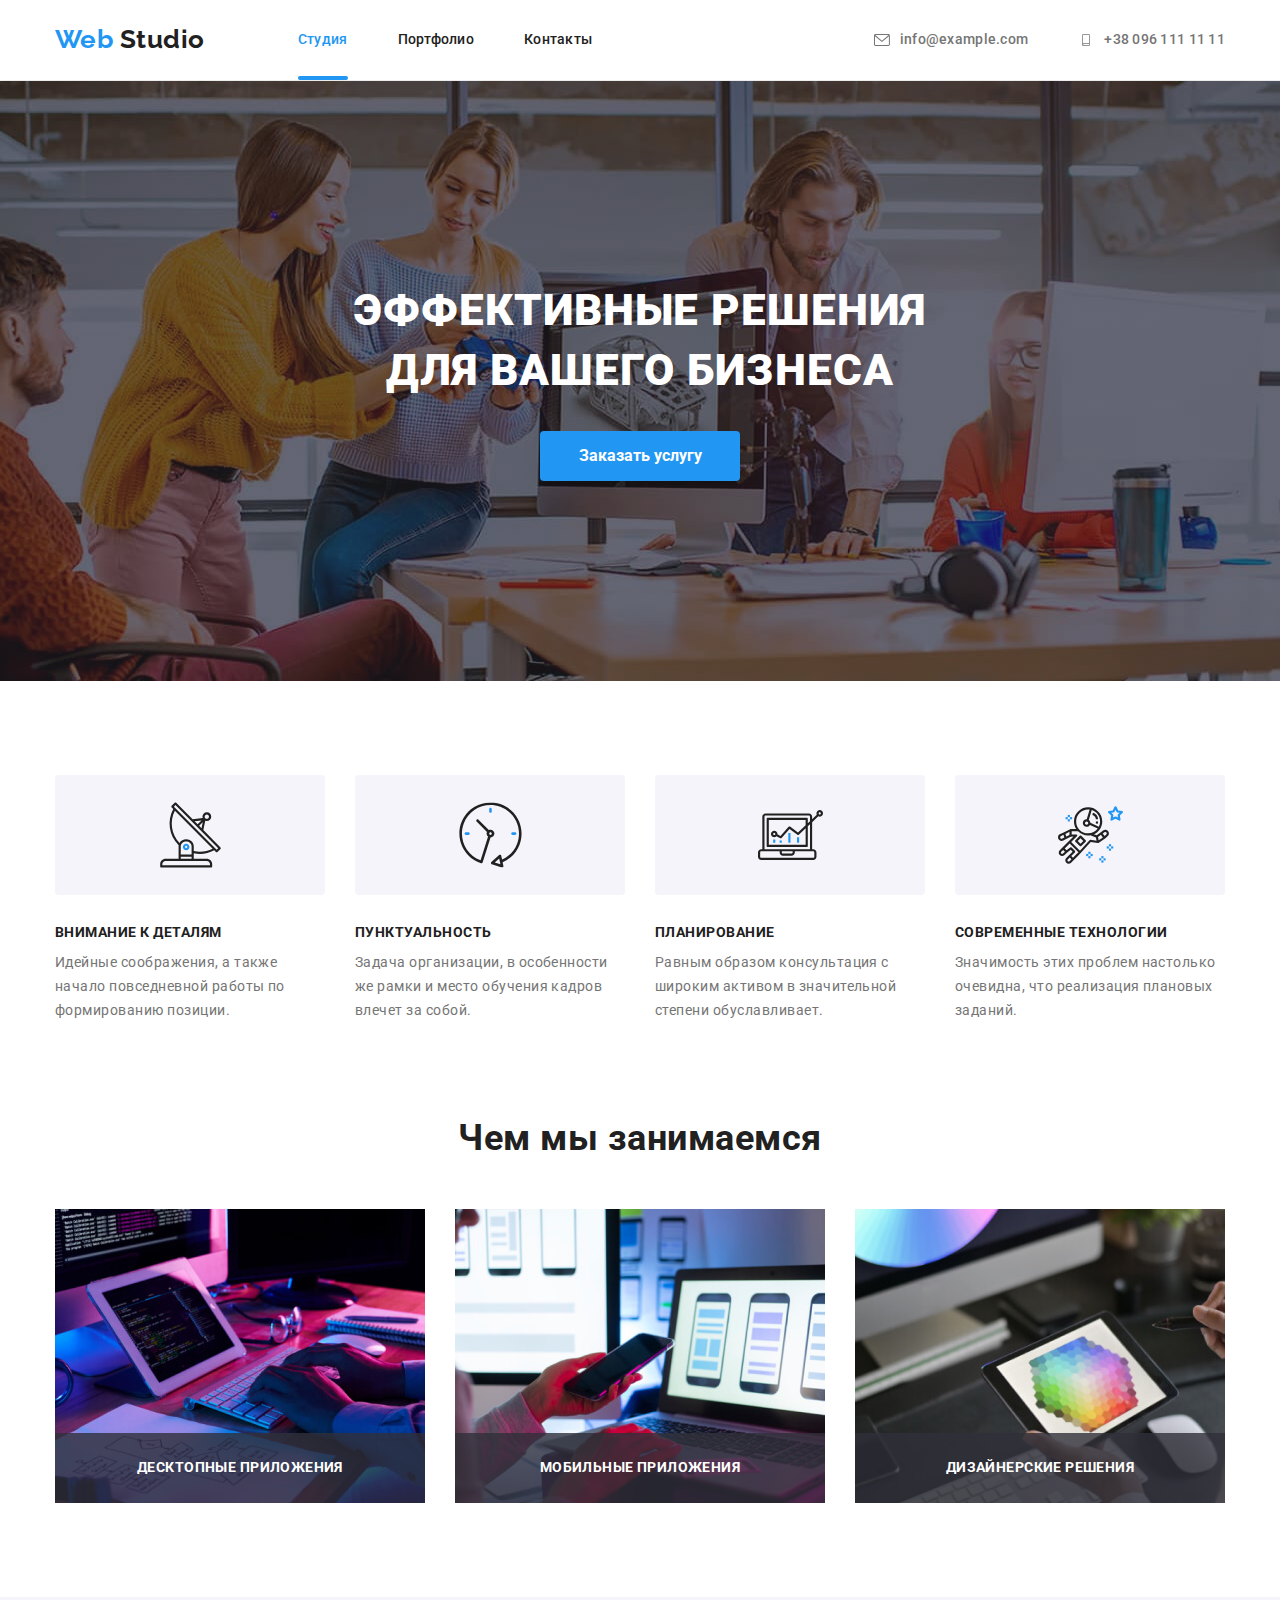
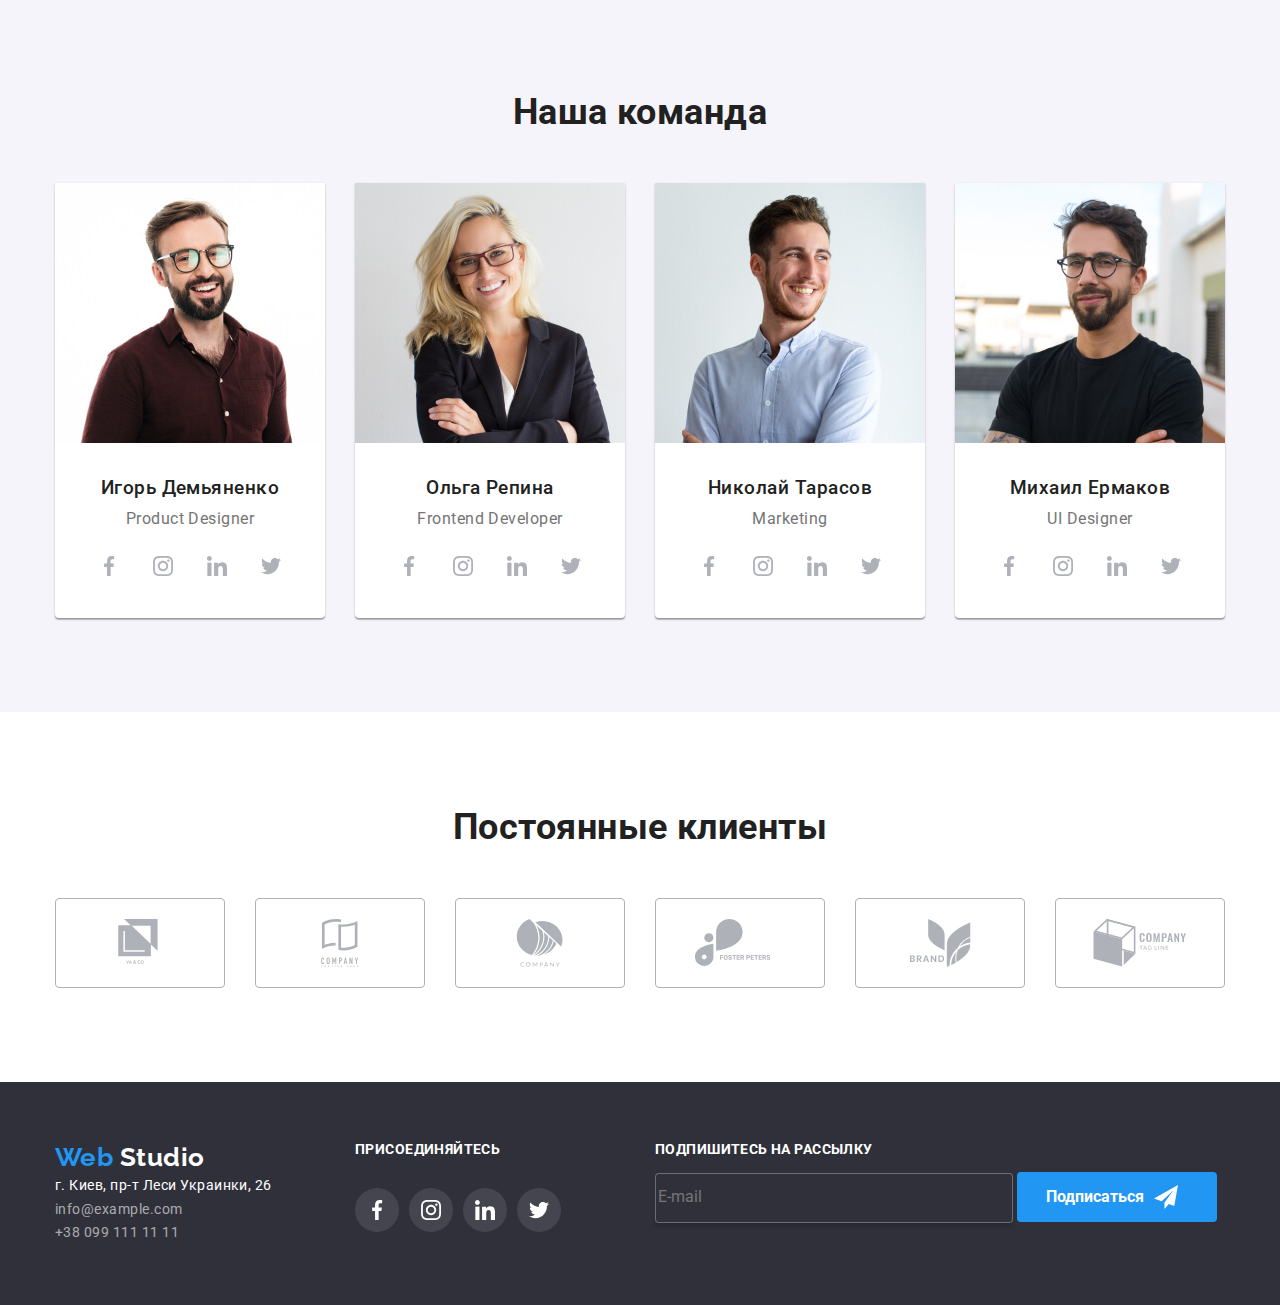
<file: index.html>
<!DOCTYPE html>
<html lang="ru">

<head>
	<meta charset="UTF-8" />
	<meta name="viewport" content="width=device-width, initial-scale=1.0" />
	<title>Студия</title>
	<link
		href="https://fonts.googleapis.com/css2?family=Raleway:wght@700&family=Roboto:wght@400;500;700;900&display=swap"
		rel="stylesheet" />
	<link rel="stylesheet"
		href="https://cdnjs.cloudflare.com/ajax/libs/modern-normalize/1.0.0/modern-normalize.min.css" />
	<link rel="stylesheet" href="./css/main.min.css" />
</head>

<body>
	<header>
		<div class="container flex-nav">
			<nav class="main-nav">
				<a class="logo" href="./index.html">
					<span class="logo-focus">Web</span>
					Studio
				</a>
				<ul class="site-nav">
					<li class="nav-item">
						<a class="link active" href="./index.html">Студия</a>
					</li>
					<li class="nav-item">
						<a class="link" href="./portfolio.html">Портфолио</a>
					</li>
					<li class="nav-item"><a class="link" href="">Контакты</a></li>
				</ul>
			</nav>
			<ul class="site-nav">
				<li class="nav-item">
					<a class="link header-contacts" target="_blank" rel="noopener noreferer"
						href="mailto:info@example.com">
						<svg class="contacts-logo">
							<use href="./images/phone/symbol-defs.svg#icon-envelope"></use>
						</svg>
						info@example.com
					</a>
				</li>
				<li class="nav-item">
					<a class="link header-contacts" target="_blank" rel="noopener noreferer" href="tel:+380991111111">
						<svg class="contacts-logo">
							<use href="./images/phone/symbol-defs.svg#icon-smartphone"></use>
						</svg>
						+38 096 111 11 11
					</a>
				</li>
			</ul>
		</div>
	</header>
	<main>
		<section class="section hero overlay">
			<div class="container">
				<h1 class="hero-title">Эффективные решения для вашего бизнеса</h1>
				<button data-modal-open class="hero-button" type="button">Заказать услугу</button>
			</div>
		</section>

		<section class="advantage section">
			<div class="container">
				<h2 class="visually-hidden">Наши преимущества</h2>
				<ul class="adv-list">
					<li class="adv-item adv-detail">
						<h3 class="advantage-title">Внимание к деталям</h3>
						<p class="text">Идейные соображения, а также начало повседневной работы по формированию позиции.
						</p>
					</li>
					<li class="adv-item adv-punctual">
						<h3 class="advantage-title">Пунктуальность</h3>
						<p class="text">Задача организации, в особенности же рамки и место обучения кадров влечет за
							собой.</p>
					</li>
					<li class="adv-item adv-planing">
						<h3 class="advantage-title">Планирование</h3>
						<p class="text">Равным образом консультация с широким активом в значительной степени
							обуславливает.</p>
					</li>
					<li class="adv-item adv-tech">
						<h3 class="advantage-title">Современные технологии</h3>
						<p class="text">Значимость этих проблем настолько очевидна, что реализация плановых заданий.</p>
					</li>
				</ul>
			</div>
		</section>

		<section class="section-services section">
			<div class="container">
				<h2 class="section-title">Чем мы занимаемся</h2>
				<ul class="list-services">
					<li class="item-services">
						<img class="service-image" src="./images/img.jpg" width="370" alt="Блок схема и компьютер" />
						<h3 class="service-title">Десктопные приложения</h3>
					</li>
					<li class="item-services">
						<img class="service-image" src="./images/img-1.jpg" width="370" alt="телефон с ноутбуком" />
						<h3 class="service-title">Мобильные приложения</h3>
					</li>
					<li class="item-services">
						<img class="service-image" src="./images/img-2.jpg" width="370" alt="планшет с графикой" />
						<h3 class="service-title">Дизайнерские решения</h3>
					</li>
				</ul>
			</div>
		</section>

		<section class="section-team section">
			<div class="container">
				<h2 class="section-title">Наша команда</h2>
				<ul class="team-list">
					<li class="team-member">
						<img src="./images/img-3.jpg" width="270" alt="фото дизайнера" />
						<h3 class="member-title">Игорь Демьяненко</h3>
						<p class="text">Product Designer</p>
						<ul class="socials">
							<li class="social-icon">
								<a href="" class="social-link">
									<svg class="social-logo">
										<use href="./images/socials/sprite-socials.svg#icon-facebook-1"></use>
									</svg>
								</a>
							</li>
							<li class="social-icon">
								<a href="" class="social-link">
									<svg class="social-logo">
										<use href="./images/socials/sprite-socials.svg#icon-instagram-2"></use>
									</svg>
								</a>
							</li>
							<li class="social-icon">
								<a href="" class="social-link">
									<svg class="social-logo">
										<use href="./images/socials/sprite-socials.svg#icon-linkedin-1"></use>
									</svg>
								</a>
							</li>
							<li class="social-icon">
								<a href="" class="social-link">
									<svg class="social-logo">
										<use href="./images/socials/sprite-socials.svg#icon-twitter-1"></use>
									</svg>
								</a>
							</li>
						</ul>
					</li>
					<li class="team-member">
						<img src="./images/img-4.jpg" width="270" alt="фото Фронтенд разработчика" />
						<h3 class="member-title">Ольга Репина</h3>
						<p class="text">Frontend Developer</p>
						<ul class="socials">
							<li class="social-icon">
								<a href="" class="social-link">
									<svg class="social-logo">
										<use href="./images/socials/sprite-socials.svg#icon-facebook-1"></use>
									</svg>
								</a>
							</li>
							<li class="social-icon">
								<a href="" class="social-link">
									<svg class="social-logo">
										<use href="./images/socials/sprite-socials.svg#icon-instagram-2"></use>
									</svg>
								</a>
							</li>
							<li class="social-icon">
								<a href="" class="social-link">
									<svg class="social-logo">
										<use href="./images/socials/sprite-socials.svg#icon-linkedin-1"></use>
									</svg>
								</a>
							</li>
							<li class="social-icon">
								<a href="" class="social-link">
									<svg class="social-logo">
										<use href="./images/socials/sprite-socials.svg#icon-twitter-1"></use>
									</svg>
								</a>
							</li>
						</ul>
					</li>

					<li class="team-member">
						<img src="./images/img-5.jpg" width="270" alt="фото маркетолога" />
						<h3 class="member-title">Николай Тарасов</h3>
						<p class="text">Marketing</p>
						<ul class="socials">
							<li class="social-icon">
								<a href="" class="social-link">
									<svg class="social-logo">
										<use href="./images/socials/sprite-socials.svg#icon-facebook-1"></use>
									</svg>
								</a>
							</li>
							<li class="social-icon">
								<a href="" class="social-link">
									<svg class="social-logo">
										<use href="./images/socials/sprite-socials.svg#icon-instagram-2"></use>
									</svg>
								</a>
							</li>
							<li class="social-icon">
								<a href="" class="social-link">
									<svg class="social-logo">
										<use href="./images/socials/sprite-socials.svg#icon-linkedin-1"></use>
									</svg>
								</a>
							</li>
							<li class="social-icon">
								<a href="" class="social-link">
									<svg class="social-logo">
										<use href="./images/socials/sprite-socials.svg#icon-twitter-1"></use>
									</svg>
								</a>
							</li>
						</ul>
					</li>

					<li class="team-member">
						<img src="./images/img-6.jpg" width="270" alt="фото дизайнера" />
						<h3 class="member-title">Михаил Ермаков</h3>
						<p class="text">UI Designer</p>
						<ul class="socials">
							<li class="social-icon">
								<a href="" class="social-link">
									<svg class="social-logo">
										<use href="./images/socials/sprite-socials.svg#icon-facebook-1"></use>
									</svg>
								</a>
							</li>
							<li class="social-icon">
								<a href="" class="social-link">
									<svg class="social-logo">
										<use href="./images/socials/sprite-socials.svg#icon-instagram-2"></use>
									</svg>
								</a>
							</li>
							<li class="social-icon">
								<a href="" class="social-link">
									<svg class="social-logo">
										<use href="./images/socials/sprite-socials.svg#icon-linkedin-1"></use>
									</svg>
								</a>
							</li>
							<li class="social-icon">
								<a href="" class="social-link">
									<svg class="social-logo">
										<use href="./images/socials/sprite-socials.svg#icon-twitter-1"></use>
									</svg>
								</a>
							</li>
						</ul>
					</li>
				</ul>
			</div>
		</section>
		<section class="section">
			<div class="container">
				<h2 class="section-title">Постоянные клиенты</h2>
				<ul class="clients-list">
					<li class="client-item">
						<a class="client-link" target="_blank" rel="noopener noreferer" href="">
							<svg class="client-logo">
								<use href="./images/clients/symbol-defs.svg#icon-logo-1"></use>
							</svg>
						</a>
					</li>
					<li class="client-item">
						<a class="client-link" target="_blank" rel="noopener noreferer" href="">
							<svg class="client-logo">
								<use href="./images/clients/symbol-defs.svg#icon-logo-2"></use>
							</svg>
						</a>
					</li>
					<li class="client-item">
						<a class="client-link" target="_blank" rel="noopener noreferer" href="">
							<svg class="client-logo">
								<use href="./images/clients/symbol-defs.svg#icon-logo-3"></use>
							</svg>
						</a>
					</li>
					<li class="client-item">
						<a class="client-link" target="_blank" rel="noopener noreferer" href="">
							<svg class="client-logo">
								<use href="./images/clients/symbol-defs.svg#icon-logo-4"></use>
							</svg>
						</a>
					</li>
					<li class="client-item">
						<a class="client-link" target="_blank" rel="noopener noreferer" href="">
							<svg class="client-logo">
								<use href="./images/clients/symbol-defs.svg#icon-logo-5"></use>
							</svg>
						</a>
					</li>
					<li class="client-item">
						<a class="client-link" target="_blank" rel="noopener noreferer" href="">
							<svg class="client-logo">
								<use href="./images/clients/symbol-defs.svg#icon-logo-6"></use>
							</svg>
						</a>
					</li>
				</ul>
			</div>
		</section>
	</main>
	<footer>
		<div class="container flex">
			<div class="futer-block">
				<a href="./index.html" class="logo">
					<span class="logo-focus">Web</span>
					Studio
				</a>
				<address>
					<ul>
						<li>
							<a class="footer-adress" target="_blank" rel="noopener noreferer"
								href="https://goo.gl/maps/dYgreAJpqMBWoAhu7">
								г. Киев, пр-т Леси Украинки, 26
							</a>
						</li>
						<li>
							<a class="footer-adress dark" target="_blank" rel="noopener noreferer"
								href="mailto:info@example.com">
								info@example.com
							</a>
						</li>
						<li>
							<a class="footer-adress dark" target="_blank" rel="noopener noreferer"
								href="tel:+380991111111">
								+38 099 111 11 11
							</a>
						</li>
					</ul>
				</address>
			</div>
			<div class="futer-block">
				<p class="futer-text">присоединяйтесь</p>
				<ul class="socials">
					<li class="social-icon">
						<a href="" class="social-link black-link">
							<svg class="social-logo">
								<use href="./images/socials/sprite-socials.svg#icon-facebook-1"></use>
							</svg>
						</a>
					</li>
					<li class="social-icon">
						<a href="" class="social-link black-link">
							<svg class="social-logo">
								<use href="./images/socials/sprite-socials.svg#icon-instagram-2"></use>
							</svg>
						</a>
					</li>
					<li class="social-icon">
						<a href="" class="social-link black-link">
							<svg class="social-logo">
								<use href="./images/socials/sprite-socials.svg#icon-linkedin-1"></use>
							</svg>
						</a>
					</li>
					<li class="social-icon">
						<a href="" class="social-link black-link">
							<svg class="social-logo">
								<use href="./images/socials/sprite-socials.svg#icon-twitter-1"></use>
							</svg>
						</a>
					</li>
				</ul>
			</div>
			<div class="mailing-block">
				<p class="futer-text">Подпишитесь на рассылку</p>
				<form class="mailing-form" action="">
					<label class="mailing-label" for=""><input class="mailing-input" type="email" placeholder="E-mail">
					</label>
					<button class="mailing-button">Подписаться
						<svg class="mailing-icon">
							<use href="./images/forms/forms-sprite.svg#icon-icon-send"></use>
						</svg>
					</button>
				</form>
			</div>
		</div>
	</footer>
	<div data-modal class="backdrop is-hidden">
		<form class="modal-form" action="">
			<h2 class="form-title">Оставьте свои данные, мы вам перезвоним</h2>
			<div class="form-field">
				<label class="form-label" for="name">
					<input class="form-input" type="text" name="name" id="name">
					<span class="input-name">Имя</span>
					<svg class="form-logo">
						<use href="./images/forms/forms-sprite.svg#icon-name"></use>
					</svg>

				</label>
			</div>
			<div class="form-field">
				<label class="form-label" for="pfone">
					<span class="input-name">Телефон</span><svg class="form-logo">
						<use href="./images/forms/forms-sprite.svg#icon-phone"></use>
					</svg>
					<input class="form-input" type="tel" name="pfone" id="pfone">
				</label>
			</div>
			<div class="form-field">
				<label class="form-label" for="mail">
					<span class="input-name">Почта</span>
					<svg class="form-logo">
						<use href="./images/forms/forms-sprite.svg#icon-mail"></use>
					</svg>
					<input class="form-input" type="email" name="mail" id="mail">
				</label>
			</div>
			<div class="form-field">
				<label class="form-label" for="coments">
					<span class="input-name">Комментарий</span>
					<textarea class="form-textarea" name="coments" id="coments" cols="30" rows="10"
						placeholder="Введите текст"></textarea>
				</label>
			</div>
			<label class="checkbox-label" for="agreements">
				Соглашаюсь с рассылкой и принимаю <a href="">Условия договора</a>
				<input class="form-checkbox" type="checkbox" name="agreements" id="agreements">
				<span class="checkbox-icon"></span>
			</label>


			<button class="form-button" type="submit">Отправить</button>
			<button type="button" class="modal-button" data-modal-close><svg class="close-logo">
				<use href="./images/forms/forms-sprite.svg#icon-escape"></use>
			</svg></button>
		</form>


	</div>
	<script src="./modal.js"></script>
</body>

</html>
</file>
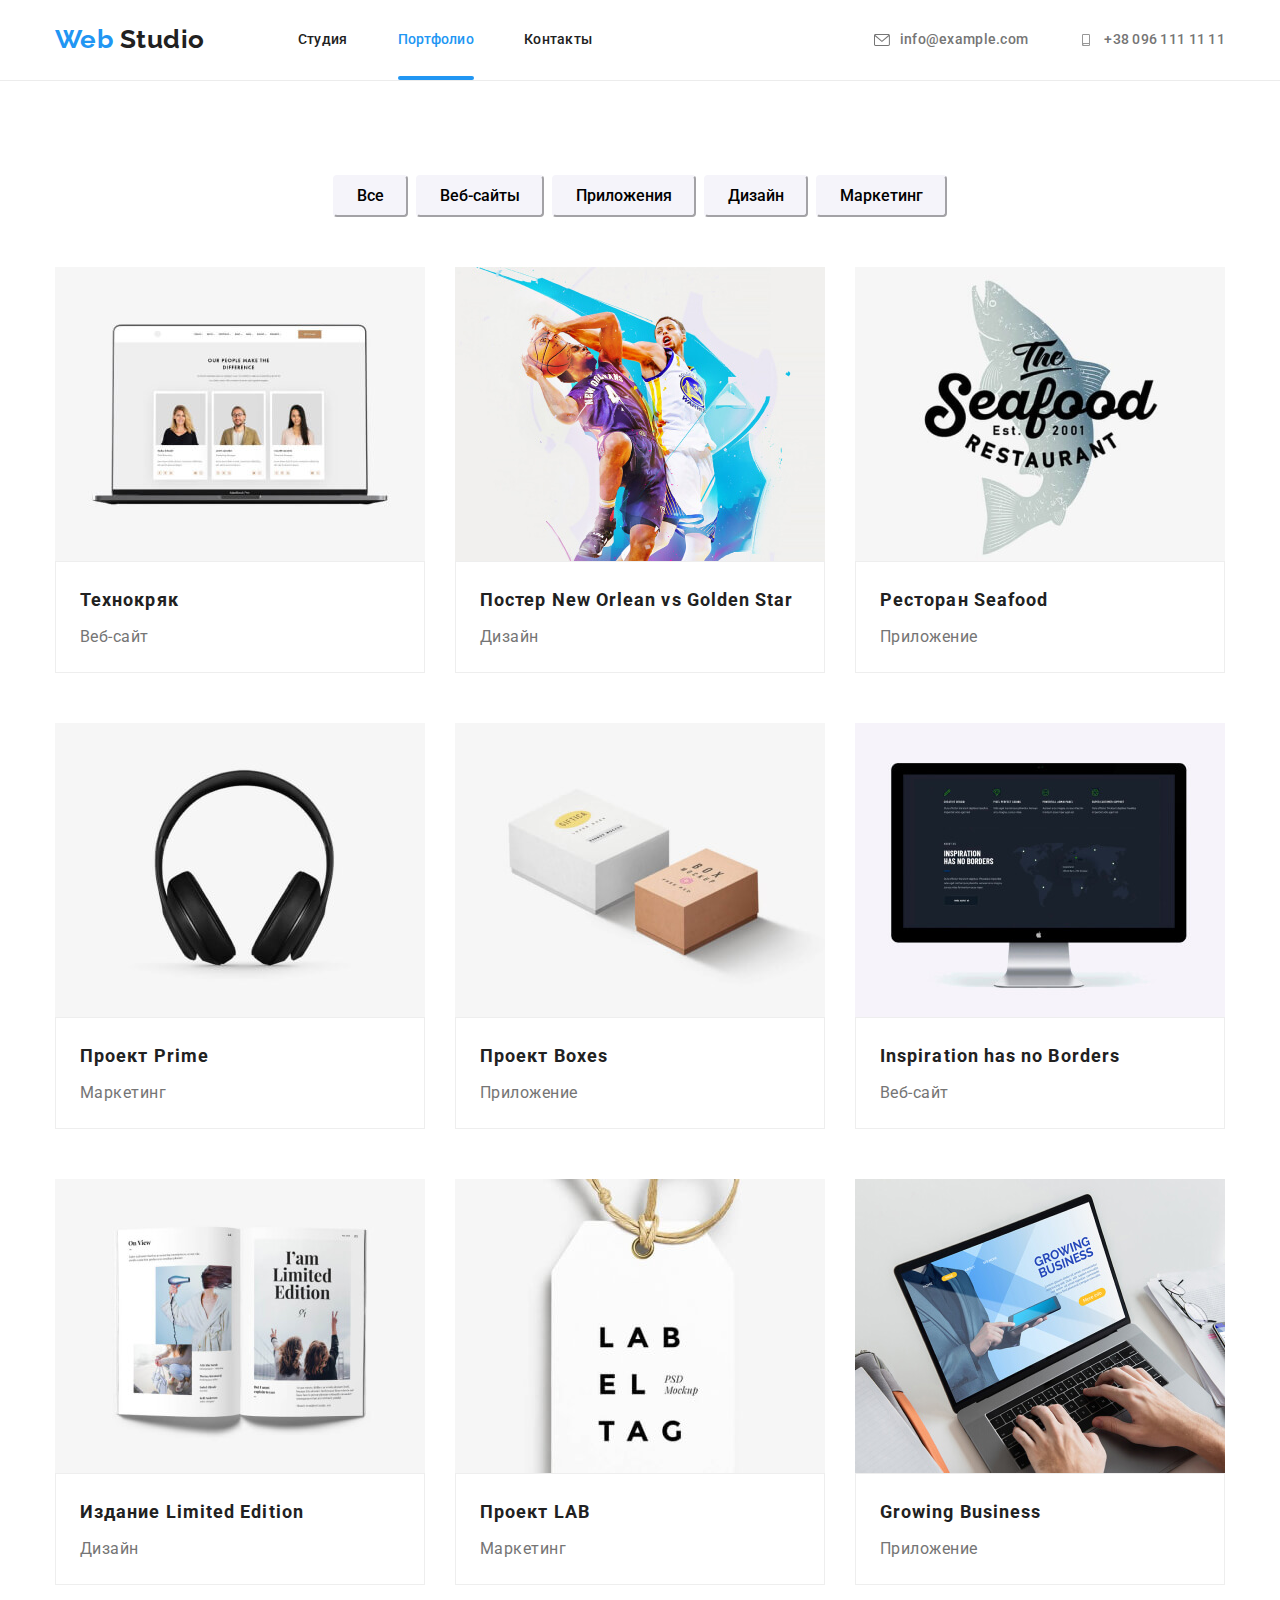
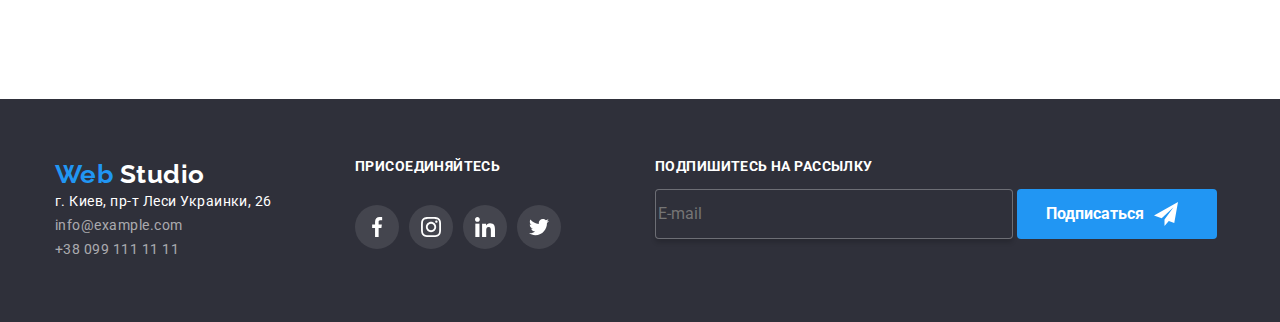
<file: portfolio.html>
<!DOCTYPE html>
<html lang="en">

<head>
	<meta charset="UTF-8" />
	<meta name="viewport" content="width=device-width, initial-scale=1.0" />
	<title>Портфолио</title>
	<link
		href="https://fonts.googleapis.com/css2?family=Raleway:wght@700&family=Roboto:wght@400;500;700;900&display=swap"
		rel="stylesheet" />
	<link rel="stylesheet"
		href="https://cdnjs.cloudflare.com/ajax/libs/modern-normalize/1.0.0/modern-normalize.min.css" />
	<link rel="stylesheet" href="./css/main.min.css" />
</head>

<body>
	<header>
		<div class="container flex-nav">
			<nav class="main-nav">
				<a href="./index.html" class="logo">
					<span class="logo-focus">Web</span>
					Studio
				</a>
				<ul class="site-nav">
					<li class="nav-item">
						<a class="link" href="./index.html">Студия</a>
					</li>
					<li class="nav-item">
						<a class="link active" href="./portfolio.html">Портфолио</a>
					</li>
					<li class="nav-item"><a class="link" href="">Контакты</a></li>
				</ul>
			</nav>
			<ul class="site-nav">
				<li class="nav-item">
					<a class="header-contacts link" target="_blank" rel="noopener noreferer"
						href="mailto:info@example.com">
						<svg class="contacts-logo">
							<use href="./images/phone/symbol-defs.svg#icon-envelope"></use>
						</svg>
						info@example.com
					</a>
				</li>
				<li class="nav-item">
					<a class="link header-contacts" target="_blank" rel="noopener noreferer"
						href="href"="tel:+380991111111">
						<svg class="contacts-logo">
							<use href="./images/phone/symbol-defs.svg#icon-smartphone"></use>
						</svg>
						+38 096 111 11 11
					</a>
				</li>
			</ul>
		</div>
	</header>
	<main>
		<section class="section">
			<div class="container">
				<ul class="portfolio-filter">
					<li class="filter-item">
						<button type="button" class="filter-button">Все</button>
					</li>
					<li class="filter-item">
						<button type="button" class="filter-button">Веб-сайты</button>
					</li>
					<li class="filter-item">
						<button type="button" class="filter-button">Приложения</button>
					</li>
					<li class="filter-item">
						<button type="button" class="filter-button">Дизайн</button>
					</li>
					<li class="filter-item"><button type="button" class="filter-button">Маркетинг</button></li>
				</ul>

				<h1 class="visually-hidden">Наши работы</h1>
				<ul class="portfolio">
					<li class="portfolio-item">
						<a href="" class="portfolio-card">
						<div class="image-overlay">
							<img class="img-block" src="./images/portfolio/img.jpg" width="370" height="294"
								alt="Картинка Технокряк" />
							<div class="text-image">Технокряк это современная площадка распространения
								коронавируса. Компании используют эту платформу для цифрового шпионажа и атак на
								защищённые сервера конкурентов.</div>
						</div>
							<div class="portfolio-text">
							<h2 class="portfolio-title">Технокряк</h2>
							<p class="text">Веб-сайт</p>
						</div>
						</a>
					</li>
					<li class="portfolio-item">
						<a href="" class="portfolio-card">
							<div class="image-overlay">
							<img class="img-block" src="./images/portfolio/img-1.jpg" width="370" height="294"
							alt="Картинка Постер New Orlean vs Golden Star" />
							<div class="text-image">Технокряк это современная площадка распространения
							коронавируса. Компании используют эту платформу для цифрового шпионажа и атак на
							защищённые сервера конкурентов.</div>
							</div>
						<div class="portfolio-text">
							<h2 class="portfolio-title">Постер New Orlean vs Golden Star</h2>
							<p class="text">Дизайн</p>
						</div>
						</a>
					</li>
					<li class="portfolio-item">
						<a href="" class="portfolio-card">
							<div class="image-overlay">
						<img class="img-block" src="./images/portfolio/img-2.jpg" width="370" height="294"
							alt="Картинка Ресторан Seafood" />
							<div class="text-image">Технокряк это современная площадка распространения
								коронавируса. Компании используют эту платформу для цифрового шпионажа и атак на
								защищённые сервера конкурентов.</div>
							</div>
						<div class="portfolio-text">
							<h2 class="portfolio-title">Ресторан Seafood</h2>
							<p class="text">Приложение</p>
						</div>
						</a>
					</li>
					<li class="portfolio-item">
						<a href="" class="portfolio-card">
							<div class="image-overlay">
						<img class="img-block" src="./images/portfolio/img-3.jpg" width="370" height="294"
							alt="Картинка Проект Prime" />
							<div class="text-image">Технокряк это современная площадка распространения
								коронавируса. Компании используют эту платформу для цифрового шпионажа и атак на
								защищённые сервера конкурентов.</div>
							</div>
						<div class="portfolio-text">
							<h2 class="portfolio-title">Проект Prime</h2>
							<p class="text">Маркетинг</p>
						</div>
						</a>
					</li>
					<li class="portfolio-item">
						<a href="" class="portfolio-card">
							<div class="image-overlay">
						<img class="img-block" src="./images/portfolio/img-4.jpg" width="370" height="294"
							alt="Картинка Проект Boxes" />
							<div class="text-image">Технокряк это современная площадка распространения
								коронавируса. Компании используют эту платформу для цифрового шпионажа и атак на
								защищённые сервера конкурентов.</div>
							</div>
						<div class="portfolio-text">
							<h2 class="portfolio-title">Проект Boxes</h2>
							<p class="text">Приложение</p>
						</div>
						</a>
					</li>
					<li class="portfolio-item">
						<a href="" class="portfolio-card">
							<div class="image-overlay">
						<img class="img-block" src="./images/portfolio/img-5.jpg" width="370" height="294"
							alt="Картинка Inspiration has no Borders" />
							<div class="text-image">Технокряк это современная площадка распространения
								коронавируса. Компании используют эту платформу для цифрового шпионажа и атак на
								защищённые сервера конкурентов.</div>
							</div>
						<div class="portfolio-text">
							<h2 class="portfolio-title">Inspiration has no Borders</h2>
							<p class="text">Веб-сайт</p>
						</div>
						</a>
					</li>
					<li class="portfolio-item">
						<a href="" class="portfolio-card">
							<div class="image-overlay">
						<img class="img-block" src="./images/portfolio/img-6.jpg" width="370" height="294"
							alt="Картинка Издание Limited Edition" />
							<div class="text-image">Технокряк это современная площадка распространения
								коронавируса. Компании используют эту платформу для цифрового шпионажа и атак на
								защищённые сервера конкурентов.</div>
							</div>
						<div class="portfolio-text">
							<h2 class="portfolio-title">Издание Limited Edition</h2>
							<p class="text">Дизайн</p>
						</div>
						</a>
					</li>
					<li class="portfolio-item">
						<a href="" class="portfolio-card">
							<div class="image-overlay">
						<img class="img-block" src="./images/portfolio/img-7.jpg" width="370" height="294"
							alt="Картинка Проект LAB" />
							<div class="text-image">Технокряк это современная площадка распространения
								коронавируса. Компании используют эту платформу для цифрового шпионажа и атак на
								защищённые сервера конкурентов.</div>
							</div>
						<div class="portfolio-text">
							<h2 class="portfolio-title">Проект LAB</h2>
							<p class="text">Маркетинг</p>
						</div>
						</a>
					</li>
					<li class="portfolio-item">
						<a href="" class="portfolio-card">
							<div class="image-overlay">
						<img class="img-block" src="./images/portfolio/img-8.jpg" width="370" height="294"
							alt="Картинка Growing Business" />
							<div class="text-image">Технокряк это современная площадка распространения
								коронавируса. Компании используют эту платформу для цифрового шпионажа и атак на
								защищённые сервера конкурентов.</div>
							</div>
						<div class="portfolio-text">
							<h2 class="portfolio-title">Growing Business</h2>
							<p class="text">Приложение</p>
						</div>
						</a>
					</li>
				</ul>
			</div>
		</section>
	</main>
<footer>
	<div class="container flex">
		<div class="futer-block">
			<a href="./index.html" class="logo">
				<span class="logo-focus">Web</span>
				Studio
			</a>
			<address>
				<ul>
					<li>
						<a class="footer-adress" target="_blank" rel="noopener noreferer"
							href="https://goo.gl/maps/dYgreAJpqMBWoAhu7">
							г. Киев, пр-т Леси Украинки, 26
						</a>
					</li>
					<li>
						<a class="footer-adress dark" target="_blank" rel="noopener noreferer"
							href="mailto:info@example.com">
							info@example.com
						</a>
					</li>
					<li>
						<a class="footer-adress dark" target="_blank" rel="noopener noreferer" href="tel:+380991111111">
							+38 099 111 11 11
						</a>
					</li>
				</ul>
			</address>
		</div>
		<div class="futer-block">
			<p class="futer-text">присоединяйтесь</p>
			<ul class="socials">
				<li class="social-icon">
					<a href="" class="social-link black-link">
						<svg class="social-logo">
							<use href="./images/socials/sprite-socials.svg#icon-facebook-1"></use>
						</svg>
					</a>
				</li>
				<li class="social-icon">
					<a href="" class="social-link black-link">
						<svg class="social-logo">
							<use href="./images/socials/sprite-socials.svg#icon-instagram-2"></use>
						</svg>
					</a>
				</li>
				<li class="social-icon">
					<a href="" class="social-link black-link">
						<svg class="social-logo">
							<use href="./images/socials/sprite-socials.svg#icon-linkedin-1"></use>
						</svg>
					</a>
				</li>
				<li class="social-icon">
					<a href="" class="social-link black-link">
						<svg class="social-logo">
							<use href="./images/socials/sprite-socials.svg#icon-twitter-1"></use>
						</svg>
					</a>
				</li>
			</ul>
		</div>
		<div class="mailing-block">
			<p class="futer-text">Подпишитесь на рассылку</p>
			<form class="mailing-form" action="">
				<label class="mailing-label" for=""><input class="mailing-input" type="email" placeholder="E-mail">
				</label>
				<button class="mailing-button">Подписаться
					<svg class="mailing-icon">
						<use href="./images/forms/forms-sprite.svg#icon-icon-send"></use>
					</svg>
				</button>
			</form>
		</div>
	</div>
</footer>
</body>

</html>
</file>
<file: css/main.min.css>
:root{--background-color: #ffffff;--main-text-color: #757575;--focus-color: #2196f3;--title-color: #212121;--grey-bkg: #f5f4fa;--grey-logo: #afb1b8}header{border-bottom:1px solid #ececec}.img-block{display:block}.visually-hidden{position:absolute !important;clip:rect(1px 1px 1px 1px);clip:rect(1px, 1px, 1px, 1px);padding:0 !important;border:0 !important;height:1px !important;width:1px !important;overflow:hidden}.section{padding-bottom:94px;padding-top:94px}body{background-color:var(--background-color);color:var(--main-text-color);font-family:Roboto, sans-serif;letter-spacing:0.03em}.container{width:1200px;padding-left:15px;padding-right:15px;margin-left:auto;margin-right:auto}ul{list-style:none;margin:0;padding:0px}h1,h2,h3{color:var(--title-color);margin-top:0px}.logo{list-style:none;color:var(--title-color);font-family:Raleway, sans-serif;font-weight:700;font-size:26px;line-height:1.2}.logo-focus{color:var(--focus-color)}header *{text-decoration:none}.site-nav{font-weight:500;font-size:14px;line-height:1.14;letter-spacing:0.02em;text-decoration:none;display:flex;margin-left:auto}.main-nav{display:flex;align-items:center}.flex-nav{display:flex;align-items:center}.header-contacts .link{color:var(--main-text-color);align-items:center}.contacts-logo{fill:var(--main-text-color);width:16px;height:12px;margin-right:10px;transition-property:color;transition-duration:250ms;transition-timing-function:cubic-bezier(0.4, 0, 0.2, 1)}.main-nav .logo{margin-right:93px}.site-nav .nav-item:not(:last-child){margin-right:50px}.site-nav .link:hover,.site-nav .link:focus{color:var(--focus-color)}.link:hover .contacts-logo,.link:focus .contacts-logo{fill:var(--focus-color)}.link{color:var(--title-color);display:block;padding-top:32px;padding-bottom:32px;transition-property:color;transition-duration:250ms;transition-timing-function:cubic-bezier(0.4, 0, 0.2, 1)}.header-contacts.link{display:flex;color:var(--main-text-color);align-items:center}.site-nav .link.active{color:var(--focus-color)}.nav-item{position:relative}.active::after{content:"";position:absolute;width:100%;height:4px;border-radius:2px;background-color:var(--focus-color);left:0px;bottom:0px}.hero{background-color:#2f303a;letter-spacing:0.06em;text-align:center;padding-top:200px;padding-bottom:280px}.overlay{height:600px;max-width:1600px;margin-left:auto;margin-right:auto;background-image:linear-gradient(to right, rgba(47,48,58,0.4), rgba(47,48,58,0.4)),url(../images/hero/herobg.jpg);background-size:cover;background-repeat:no-repeat;background-position:top center}.hero .container{max-width:696px}.hero-title{color:var(--background-color);font-weight:900;font-size:44px;line-height:1.36;text-align:center;text-transform:uppercase;margin-bottom:30px}.hero-button{color:var(--background-color);background-color:var(--focus-color);font-weight:700;font-size:16px;border:0px;line-height:1.87;text-align:center;border-radius:4px;padding:10px 32px;min-width:200px;box-shadow:0px 4px 4px rgba(0,0,0,0.15)}.advantage{font-size:14px;line-height:1.71}.adv-list{display:flex}.adv-item::before{content:"";height:120px;display:block;background-size:65px 70px;background-repeat:no-repeat;background-position:center;background-color:var(--grey-bkg);border-radius:4px;margin-bottom:30px}.adv-detail::before{background-image:url(../images/hero/icons/antenna.svg)}.adv-punctual::before{background-image:url(../images/hero/icons/clock1.svg)}.adv-planing::before{background-image:url(../images/hero/icons/diagram1.svg)}.adv-tech::before{background-image:url(../images/hero/icons/astronaut1.svg)}.adv-item{width:calc((100% - 30px * 3) / 4)}.adv-item:not(:last-child){margin-right:30px}.advantage-title{font-weight:700;font-size:14px;line-height:1.14;text-transform:uppercase;margin-bottom:10px}.text{margin:0px}.section-services{padding-top:0px}.list-services{display:flex}.item-services{width:calc((100% - 30px * 2) / 3);position:relative}.service-image{display:block}.service-title{position:absolute;padding-top:27px;padding-bottom:27px;left:0;bottom:0;width:100%;height:70px;margin:0px;font-size:14px;line-height:1.14;text-align:center;letter-spacing:0.03em;text-transform:uppercase;color:var(--background-color);background-color:rgba(47,48,58,0.8)}.item-services:not(:last-child){margin-right:30px}.section-title{color:var(--title-color);font-weight:700;font-size:36px;line-height:1.17;text-align:center;margin-bottom:50px}.team-list{display:flex;justify-content:center}.socials{display:inline-flex;margin-top:16px}.social-icon:not(:last-child){margin-right:10px}.social-link{display:flex;width:44px;height:44px;justify-content:center;align-items:center;border-radius:50%;transition-property:background-color;transition-duration:250ms;transition-timing-function:cubic-bezier(0.4, 0, 0.2, 1)}.social-link:hover .social-logo,.social-link:focus .social-logo{fill:var(--background-color)}.social-link:hover,.social-link:focus{background-color:var(--focus-color)}.social-logo{fill:var(--grey-logo);width:20px;height:20px;transition-property:fill;transition-duration:250ms;transition-timing-function:cubic-bezier(0.4, 0, 0.2, 1)}.section-team{font-size:16px;line-height:1.19;text-align:center;background:var(--grey-bkg)}.team-member{width:calc((100% - 30px * 3) / 4)}.team-member:not(:last-child){margin-right:30px}.member-title{font-weight:500;margin-bottom:10px;margin-top:30px}.team-member{padding-bottom:30px;background-color:var(--background-color);box-shadow:0px 1px 3px rgba(0,0,0,0.12),0px 1px 1px rgba(0,0,0,0.14),0px 2px 1px rgba(0,0,0,0.2);border-radius:0px 0px 4px 4px}.clients-list{display:flex}.client-item{width:calc((100% - 30px * 5) / 6)}.client-item:not(:last-child){margin-right:30px}.client-link{padding:20px;text-align:center;display:block;height:90px;color:var(--grey-logo);border:1px solid var(--grey-logo);border-radius:4px;transition-property:color, border;transition-duration:250ms;transition-timing-function:cubic-bezier(0.4, 0, 0.2, 1)}.client-link:hover,.client-link:focus{color:var(--focus-color);border:1px solid var(--focus-color)}.client-logo{fill:currentColor;height:100%;width:100%}footer{background-color:#2f303a;padding-top:60px;padding-bottom:60px}footer .logo{color:var(--background-color);text-decoration:none;margin-bottom:20px}.footer-adress{font-size:14px;line-height:1.71;color:var(--background-color);font-style:normal;text-decoration:none;margin-bottom:9px}.black-link{background-color:rgba(255,255,255,0.1)}.black-link .social-logo{fill:var(--background-color)}.futer-text{font-family:Roboto, sans-serif;font-style:normal;font-weight:bold;font-size:14px;line-height:1.14;letter-spacing:0.03em;text-transform:uppercase;margin-top:0px;color:var(--background-color)}.flex{display:flex}.futer-block{width:calc((100% - 30px * 3) / 4);margin-right:30px}.dark{color:rgba(255,255,255,0.6)}.mailing-block{width:calc((100% - 30px * 3) / 2 + 30px)}.mailing-button{display:inline-flex;align-items:center;color:var(--background-color);background-color:var(--focus-color);min-width:200px;height:50px;font-weight:700;font-size:16px;padding:10px 13px 10px 29px;border:0px;line-height:1.875;border-radius:4px}.mailing-icon{width:24px;height:24px;fill:var(--background-color);margin-left:10px}.mailing-input{min-width:358px;min-height:50px;border:1px solid rgba(255,255,255,0.3);box-shadow:0px 4px 4px rgba(0,0,0,0.15);border-radius:4px;background-color:#2f303a}.backdrop{padding:50px;position:fixed;top:0;right:0;width:100%;height:100%;background:rgba(0,0,0,0.2);transition-duration:250ms;transition-timing-function:cubic-bezier(0.4, 0, 0.2, 1)}.backdrop.is-hidden{opacity:0;pointer-events:none}.form-logo{width:15px;height:15px;fill:var(--title-color);position:absolute;top:50%;transform:translateY(-50%);left:15px}.input-name{position:absolute;left:0px;top:-4px;transform:translateY(-100%)}.modal-form{min-width:528px;min-height:581px;margin-left:auto;margin-right:auto;background-color:var(--background-color);position:absolute;top:50%;left:50%;transform:translate(-50%, -50%);padding:40px 39px 40px 41px;box-shadow:0px 1px 3px rgba(0,0,0,0.12),0px 1px 1px rgba(0,0,0,0.14),0px 2px 1px rgba(0,0,0,0.2);border-radius:4px;text-align:center}.form-title{font-size:20px;line-height:1.15;text-align:center;letter-spacing:0.03em;margin-bottom:30px}.form-field{font-size:12px;line-height:1.167;letter-spacing:0.01em;text-align:left;margin-bottom:28px}.form-field:last-of-type{margin-bottom:0px}.form-label{display:flex;flex-direction:column;position:relative}.form-input{border:1px solid rgba(33,33,33,0.2);border-radius:4px;padding:0px 0px 0px 42px;min-height:40px}.form-textarea{border:1px solid rgba(33,33,33,0.2);border-radius:4px;min-height:120px;padding:12px 16px}.checkbox-label{display:block;position:relative;font-size:14px;line-height:1.714;margin-top:20px;margin-bottom:30px}.checkbox-label a{color:var(--focus-color)}.form-input:focus{outline-color:var(--focus-color)}.form-label:focus-within .form-logo{fill:var(--focus-color)}.form-textarea:focus{outline-color:var(--focus-color)}.form-checkbox{appearance:none;position:absolute}.checkbox-icon{display:inline-block;position:absolute;left:0px;top:50%;transform:translateY(-50%);width:16px;height:15px;border:2px solid var(--title-color);border-radius:2px}.form-checkbox:checked+.checkbox-icon{background-image:url(../images/forms/SVG/Vector-5.svg);background-size:contain;border-color:transparent;background-color:var(--focus-color);background-origin:border-box}textarea::placeholder{color:rgba(117,117,117,0.5)}.form-button{color:var(--background-color);background-color:var(--focus-color);font-weight:700;font-size:16px;border:0px;line-height:1.875;border-radius:4px;padding:10px 55px;min-width:200px;box-shadow:0px 4px 4px rgba(0,0,0,0.15)}.close-logo{width:11px;height:11px}.modal-button{position:absolute;padding:10px;top:4px;right:4px;border:none;border-radius:50%;background-color:var(--background-color)}.modal-button:hover .close-logo{fill:var(--focus-color)}.portfolio{display:flex;flex-wrap:wrap;margin:-15px}.portfolio-item{padding-bottom:20px;margin:15px;width:calc((100% - 15px * 6) / 3)}.portfolio-title{color:var(--title-color)}.filter-button{background-color:var(--grey-bkg);font-weight:500;font-size:16px;line-height:1.62;border-radius:4px;padding:6px 22px;border-color:var(--grey-bkg);transition-property:color, background-color, bordborder-color, box-shadow;transition-duration:250ms;transition-timing-function:cubic-bezier(0.4, 0, 0.2, 1)}.filter-button:hover,.filter-button:focus{color:var(--background-color);background-color:var(--focus-color);border-color:var(--focus-color);box-shadow:0px 3px 1px rgba(0,0,0,0.1),0px 1px 2px rgba(0,0,0,0.08),0px 2px 2px rgba(0,0,0,0.12)}.portfolio-filter{display:flex;justify-content:center;margin-bottom:50px}.filter-item:not(:last-child){margin-right:8px}.image-overlay{position:relative;overflow:hidden}.text-image{position:absolute;width:100%;height:100%;left:0;bottom:0;padding:63px 24px;font-size:18px;line-height:1.56;letter-spacing:0.03em;color:var(--background-color);background-color:rgba(33,150,243,0.9);transform:translateY(100%);transition-duration:250ms;transition-timing-function:cubic-bezier(0.4, 0, 0.2, 1)}.is-hidden{opacity:0;pointer-events:none}.portfolio-card:hover .text-image{transform:translateY(0%)}.portfolio-card{text-decoration:none;color:var(--main-text-color)}.portfolio-title{font-size:18px;line-height:2;letter-spacing:0.06em;margin-bottom:4px}.portfolio-text{border:1px solid #eeeeee;padding:20px 24px}.portfolio-item .text{font-size:16px;line-height:1.87}
/*# sourceMappingURL=main.min.css.map */
</file>
